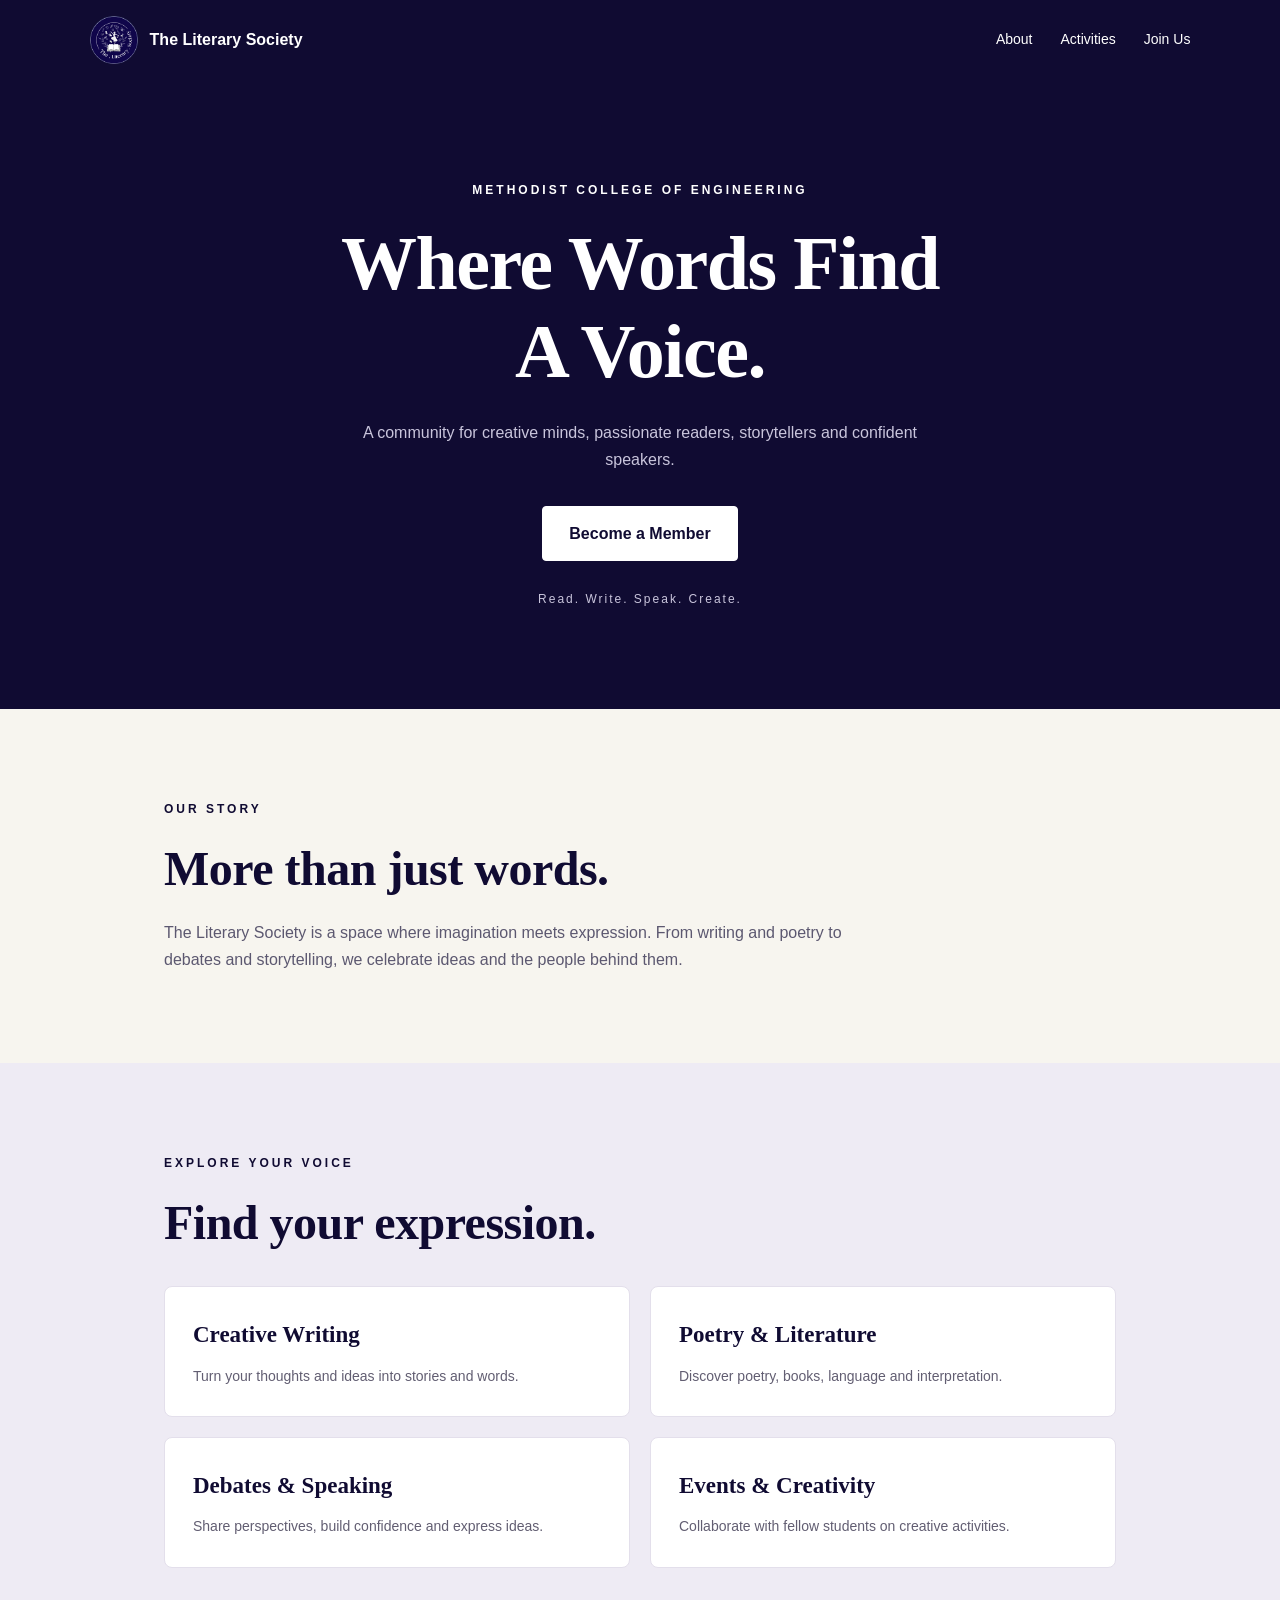
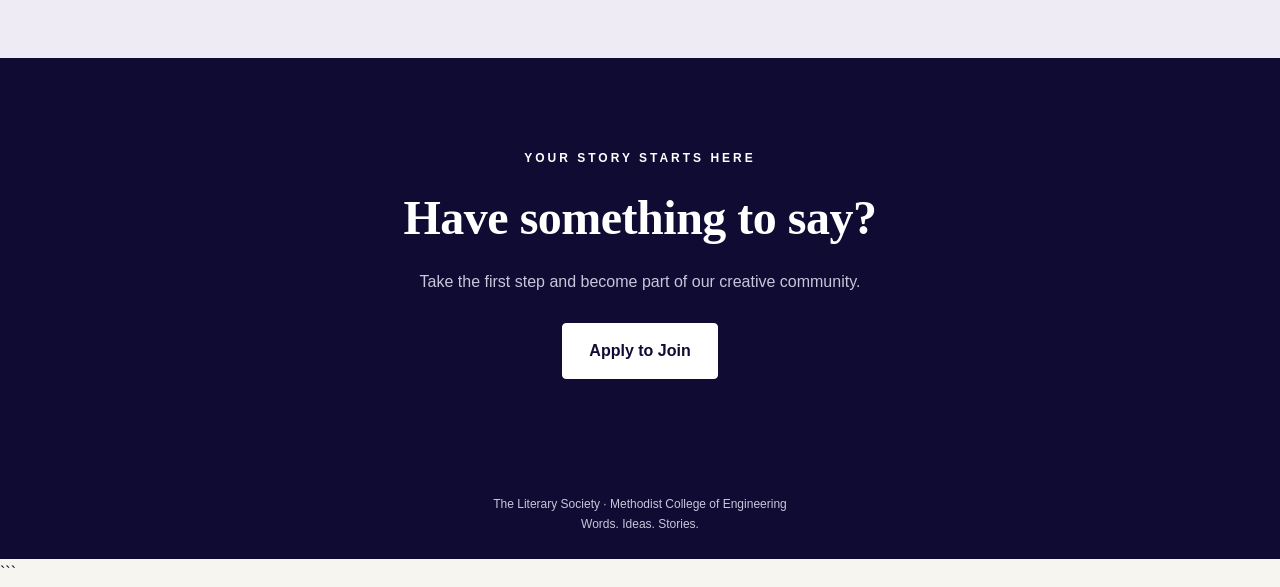
<file: index.html>
<!-- html -->
<!DOCTYPE html>
<html lang="en">
<head>
    <meta charset="UTF-8">
    <meta name="viewport" content="width=device-width, initial-scale=1.0">

    <title>The Literary Society | Methodist College</title>

    <meta name="description"
          content="Discover The Literary Society at Methodist College of Engineering. Explore creativity, literature, poetry and expression.">

    <link rel="stylesheet" href="style.css">
</head>

<body>

    <!-- Navigation bar -->
    <nav class="navbar">
        <a href="#" class="brand">
            <img src="logo.jpg" alt="The Literary Society logo">
            <span>The Literary Society</span>
        </a>

        <div class="nav-links">
            <a href="#about">About</a>
            <a href="#activities">Activities</a>
            <a href="#join">Join Us</a>
        </div>
    </nav>

    <!-- Main welcome section -->
    <header class="hero">
        <p class="eyebrow">METHODIST COLLEGE OF ENGINEERING</p>

        <h1>Where Words Find<br>A Voice.</h1>

        <p class="hero-description">
            A community for creative minds, passionate readers,
            storytellers and confident speakers.
        </p>

        <a href="#join" class="primary-button">
            Become a Member
        </a>

        <p class="hero-note">
            Read. Write. Speak. Create.
        </p>
    </header>

    <!-- About section -->
    <section id="about" class="section">
        <p class="eyebrow">OUR STORY</p>

        <h2>More than just words.</h2>

        <p>
            The Literary Society is a space where imagination meets
            expression. From writing and poetry to debates and
            storytelling, we celebrate ideas and the people behind them.
        </p>
    </section>

    <!-- Activities section -->
    <section id="activities" class="section activities">
        <p class="eyebrow">EXPLORE YOUR VOICE</p>

        <h2>Find your expression.</h2>

        <div class="activity-grid">
            <article class="activity-card">
                <h3>Creative Writing</h3>
                <p>Turn your thoughts and ideas into stories and words.</p>
            </article>

            <article class="activity-card">
                <h3>Poetry & Literature</h3>
                <p>Discover poetry, books, language and interpretation.</p>
            </article>

            <article class="activity-card">
                <h3>Debates & Speaking</h3>
                <p>Share perspectives, build confidence and express ideas.</p>
            </article>

            <article class="activity-card">
                <h3>Events & Creativity</h3>
                <p>Collaborate with fellow students on creative activities.</p>
            </article>
        </div>
    </section>

    <!-- Join section -->
    <section id="join" class="join-section">
        <p class="eyebrow">YOUR STORY STARTS HERE</p>

        <h2>Have something to say?</h2>

        <p>
            Take the first step and become part of our creative community.
        </p>

        <a href="recruitment.html" class="primary-button">
            Apply to Join
        </a>
    </section>

    <!-- Footer -->
    <footer>
        <p>The Literary Society · Methodist College of Engineering</p>
        <p>Words. Ideas. Stories.</p>
    </footer>

    <script src="script.js"></script>

</body>
</html>
```
</file>
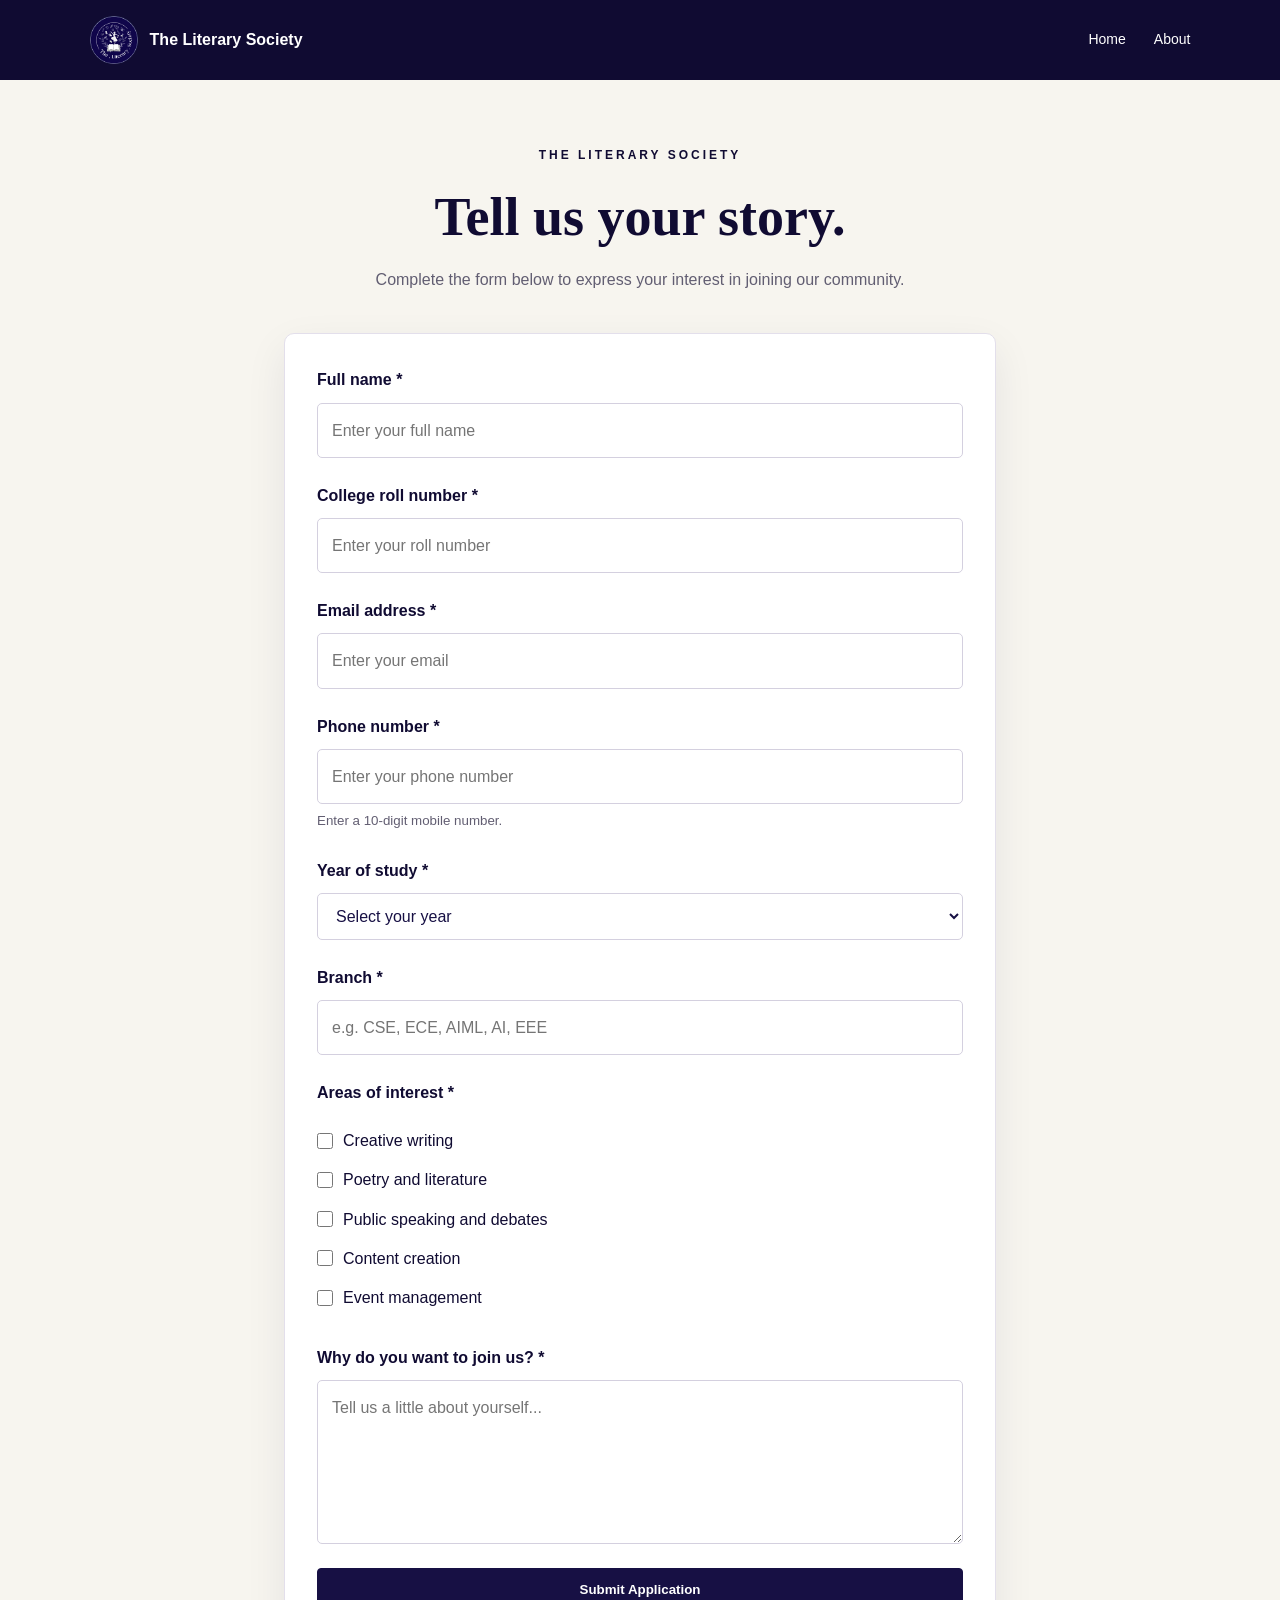
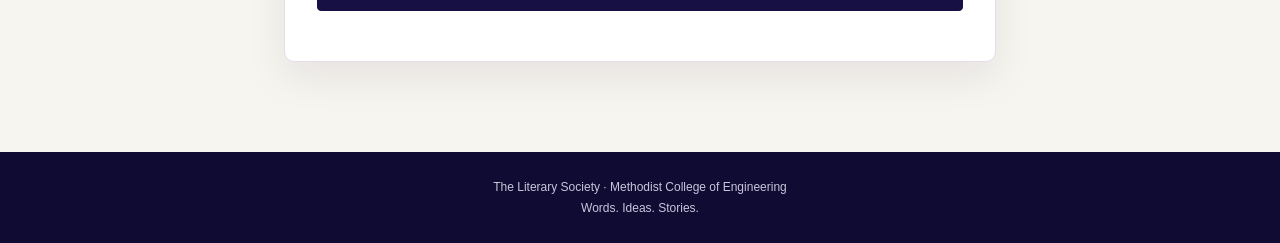
<file: recruitment.html>
<!DOCTYPE html>
<html lang="en">

<head>
    <meta charset="UTF-8">
    <meta name="viewport" content="width=device-width, initial-scale=1.0">

    <title>Join Us | The Literary Society</title>

    <link rel="stylesheet" href="style.css">
</head>

<body>

    <nav class="navbar">
        <a href="index.html" class="brand">
            <img src="logo.jpg" alt="The Literary Society logo">
            <span>The Literary Society</span>
        </a>

        <div class="nav-links">
            <a href="index.html">Home</a>
            <a href="index.html#about">About</a>
        </div>
    </nav>

    <main class="form-page">
        <div class="form-heading">
            <p class="eyebrow">THE LITERARY SOCIETY</p>
            <h1>Tell us your story.</h1>
            <p>Complete the form below to express your interest in joining our community.</p>
        </div>

        <form id="recruitmentForm">

            <div class="form-group">
                <label for="fullName">Full name *</label>
                <input type="text" id="fullName" name="fullName" placeholder="Enter your full name" required>
            </div>

            <div class="form-group">
                <label for="rollNumber">College roll number *</label>
                <input type="text" id="rollNumber" name="rollNumber" placeholder="Enter your roll number" required>
            </div>

            <div class="form-group">
                <label for="email"> Email address *</label>
                <input type="email" id="email" name="email" placeholder="Enter your email" required>
            </div>

            <div class="form-group">
                <label for="phone">Phone number *</label>
                <input type="tel" id="phone" name="phone" placeholder="Enter your phone number" pattern="[0-9]{10}"
                    maxlength="10" required>
                <small>Enter a 10-digit mobile number.</small>
            </div>

            <div class="form-group">
                <label for="year">Year of study *</label>
                <select id="year" name="year" required>
                    <option value="">Select your year</option>
                    <option value="1st Year">1st Year</option>
                    <option value="2nd Year">2nd Year</option>
                    <option value="3rd Year">3rd Year</option>
                    <option value="4th Year">4th Year</option>
                </select>
            </div>

            <div class="form-group">
                <label for="branch">Branch *</label>
                <input type="text" id="branch" name="branch" placeholder="e.g. CSE, ECE, AIML, AI, EEE" required>
            </div>

            <fieldset class="form-group">
                <legend>Areas of interest *</legend>

                <label class="choice">
                    <input type="checkbox" name="interests" value="Creative Writing">
                    Creative writing
                </label>

                <label class="choice">
                    <input type="checkbox" name="interests" value="Poetry">
                    Poetry and literature
                </label>

                <label class="choice">
                    <input type="checkbox" name="interests" value="Public Speaking">
                    Public speaking and debates
                </label>

                <label class="choice">
                    <input type="checkbox" name="interests" value="Content Creation">
                    Content creation
                </label>

                <label class="choice">
                    <input type="checkbox" name="interests" value="Event Management">
                    Event management
                </label>
            </fieldset>

            <div class="form-group">
                <label for="reason">Why do you want to join us? *</label>
                <textarea id="reason" name="reason" rows="5" placeholder="Tell us a little about yourself..."
                    required></textarea>
            </div>

            <button type="submit" class="primary-button form-submit">
                Submit Application
            </button>

            <p id="formMessage" role="status" aria-live="polite"></p>

        </form>
    </main>

    <footer>
        <p>The Literary Society · Methodist College of Engineering</p>
        <p>Words. Ideas. Stories.</p>
    </footer>

    <script src="script.js"></script>

</body>

</html>
</file>
<file: style.css>
/* 1. Basic reset */
* {
    margin: 0;
    padding: 0;
    box-sizing: border-box;
}

/* 2. Website colors and fonts */
:root {
    --navy: #100b32;
    --navy-light: #29205f;
    --cream: #f7f5ef;
    --white: #ffffff;
    --muted: #c9c5dc;
}

/* 3. Overall page */
html {
    scroll-behavior: smooth;
}

body {
    font-family: Arial, sans-serif;
    background: var(--cream);
    color: var(--navy);
    line-height: 1.7;
}

/* 4. Navigation bar */
.navbar {
    display: flex;
    justify-content: space-between;
    align-items: center;
    padding: 16px 7%;
    background: var(--navy);
    color: var(--white);
}

.brand {
    display: flex;
    align-items: center;
    gap: 12px;
    color: var(--white);
    text-decoration: none;
    font-weight: bold;
}

.brand img {
    width: 48px;
    height: 48px;
    object-fit: cover;
    border-radius: 50%;
}

.nav-links {
    display: flex;
    gap: 28px;
}

.nav-links a {
    color: var(--white);
    text-decoration: none;
    font-size: 14px;
}

.nav-links a:hover {
    color: var(--muted);
}

/* 5. Main welcome section */
.hero {
    min-height: 580px;
    padding: 100px 20px;
    display: flex;
    flex-direction: column;
    justify-content: center;
    align-items: center;
    text-align: center;
    background: var(--navy);
    color: var(--white);
}

.eyebrow {
    font-size: 12px;
    font-weight: bold;
    letter-spacing: 3px;
    margin-bottom: 20px;
}

.hero h1 {
    font-family: Georgia, serif;
    font-size: clamp(44px, 7vw, 76px);
    line-height: 1.1;
    margin-bottom: 24px;
}

.hero-description {
    max-width: 560px;
    color: var(--muted);
    margin-bottom: 32px;
}

.primary-button {
    display: inline-block;
    padding: 13px 26px;
    background: var(--white);
    color: var(--navy);
    text-decoration: none;
    border: 1px solid var(--white);
    border-radius: 4px;
    font-weight: bold;
    transition: 0.2s ease;
}

.primary-button:hover {
    background: transparent;
    color: var(--white);
}

.hero-note {
    margin-top: 28px;
    font-size: 12px;
    letter-spacing: 2px;
    color: var(--muted);
}

/* 6. General content sections */
.section {
    max-width: 1000px;
    margin: auto;
    padding: 90px 24px;
}

.section h2,
.join-section h2 {
    font-family: Georgia, serif;
    font-size: clamp(32px, 5vw, 48px);
    line-height: 1.2;
    margin-bottom: 22px;
}

.section > p:not(.eyebrow) {
    max-width: 700px;
    color: #5c5870;
}

/* 7. Activities cards */
.activities {
    max-width: none;
    background: #eeebf4;
    padding-left: max(24px, calc((100% - 952px) / 2));
    padding-right: max(24px, calc((100% - 952px) / 2));
}

.activity-grid {
    display: grid;
    grid-template-columns: repeat(2, minmax(0, 1fr));
    gap: 20px;
    margin-top: 35px;
}

.activity-card {
    padding: 28px;
    background: var(--white);
    border: 1px solid #e3dfeb;
    border-radius: 8px;
    transition: transform 0.2s ease;
}

.activity-card:hover {
    transform: translateY(-4px);
}

.activity-card h3 {
    font-family: Georgia, serif;
    font-size: 23px;
    margin-bottom: 10px;
}

.activity-card p {
    color: #625e72;
    font-size: 14px;
}

/* 8. Membership invitation */
.join-section {
    text-align: center;
    padding: 90px 24px;
    background: var(--navy);
    color: var(--white);
}

.join-section > p:not(.eyebrow) {
    color: var(--muted);
    margin-bottom: 28px;
}

/* 9. Footer */
footer {
    padding: 25px 20px;
    background: #100b32;
    color: var(--muted);
    text-align: center;
    font-size: 12px;
}

/* 10. Mobile-friendly layout */
@media (max-width: 600px) {
    .navbar {
        padding: 14px 5%;
        flex-direction: column;
        gap: 14px;
    }

    .brand {
        font-size: 14px;
    }

    .nav-links {
        gap: 20px;
    }

    .hero {
        min-height: 500px;
        padding: 75px 20px;
    }

    .activity-grid {
        grid-template-columns: 1fr;
    }

    .section,
    .activities {
        padding: 65px 22px;
    }
}

/* Recruitment form page */

.form-page {
    max-width: 760px;
    margin: 0 auto;
    padding: 65px 24px 90px;
}

.form-heading {
    text-align: center;
    margin-bottom: 40px;
}

.form-heading h1 {
    font-family: Georgia, serif;
    font-size: clamp(36px, 6vw, 54px);
    line-height: 1.2;
    margin-bottom: 16px;
}

.form-heading > p:last-child {
    color: #625e72;
}

#recruitmentForm {
    padding: 32px;
    background: #ffffff;
    border: 1px solid #e3dfeb;
    border-radius: 10px;
}

.form-group {
    margin-bottom: 24px;
    border: 0;
    min-width: 0;
}

.form-group > label,
.form-group legend {
    display: block;
    font-weight: bold;
    margin-bottom: 9px;
}

.form-group input:not([type="checkbox"]),
.form-group select,
.form-group textarea {
    display: block;
    width: 100%;
    padding: 13px 14px;
    border: 1px solid #d4d0df;
    border-radius: 5px;
    font: inherit;
    background: #fff;
    color: #171044;
}

.form-group input:focus,
.form-group select:focus,
.form-group textarea:focus {
    outline: 2px solid #7165b5;
    outline-offset: 2px;
}

.form-group textarea {
    resize: vertical;
}

.form-group small {
    display: block;
    color: #625e72;
    margin-top: 6px;
}

.choice {
    display: flex !important;
    align-items: center;
    gap: 10px;
    margin: 12px 0;
    font-weight: normal !important;
}

.choice input {
    accent-color: #171044;
    width: 16px;
    height: 16px;
}

.form-submit {
    width: 100%;
    cursor: pointer;
    background: #171044;
    color: white;
    border-color: #171044;
}

.form-submit:hover {
    background: #29205f;
    color: white;
}

#formMessage {
    margin-top: 18px;
    font-weight: bold;
}

@media (max-width: 600px) {
    #recruitmentForm {
        padding: 22px 18px;
    }

    .form-page {
        padding: 45px 16px 65px;
    }
}

/* ===== PREMIUM DESIGN UPGRADE ===== */

/* Smooth scrolling between sections */
html {
    scroll-behavior: smooth;
}

/* Better navigation */
.navbar {
    backdrop-filter: blur(12px);
    transition: box-shadow 0.3s ease;
}

.navbar a {
    transition: color 0.3s ease, opacity 0.3s ease;
}

.navbar a:hover {
    color: #b9a7ff;
}

/* Elegant hero section */
.hero {
    position: relative;
    overflow: hidden;
}

.hero h1 {
    letter-spacing: -1.5px;
    line-height: 1.15;
    animation: fadeUp 0.9s ease both;
}

.hero p {
    animation: fadeUp 1s ease 0.15s both;
}

.hero .btn {
    transition: transform 0.25s ease,
                box-shadow 0.25s ease;
}

.hero .btn:hover {
    transform: translateY(-4px);
    box-shadow: 0 10px 25px rgba(23, 16, 68, 0.2);
}

/* Section headings */
section h2 {
    letter-spacing: -0.5px;
}

/* Activity cards */
.activity-card {
    transition: transform 0.3s ease,
                box-shadow 0.3s ease,
                border-color 0.3s ease;
}

.activity-card:hover {
    transform: translateY(-7px);
    box-shadow: 0 14px 30px rgba(23, 16, 68, 0.10);
    border-color: #b9a7ff;
}

/* Buttons */
button,
.btn {
    cursor: pointer;
}

/* Recruitment form */
#recruitmentForm {
    box-shadow: 0 15px 40px rgba(23, 16, 68, 0.08);
}

#recruitmentForm input:focus,
#recruitmentForm select:focus,
#recruitmentForm textarea:focus {
    outline: none;
    border-color: #29205f;
    box-shadow: 0 0 0 3px rgba(41, 32, 95, 0.12);
}

/* Entrance animation */
@keyframes fadeUp {
    from {
        opacity: 0;
        transform: translateY(20px);
    }

    to {
        opacity: 1;
        transform: translateY(0);
    }
}

/* Respect reduced-motion preferences */
@media (prefers-reduced-motion: reduce) {
    *,
    *::before,
    *::after {
        animation-duration: 0.01ms !important;
        transition-duration: 0.01ms !important;
        scroll-behavior: auto !important;
    }
}

/* TEMPORARY CSS TEST */
body {
    outline: 8px solid red !important;
}
</file>
